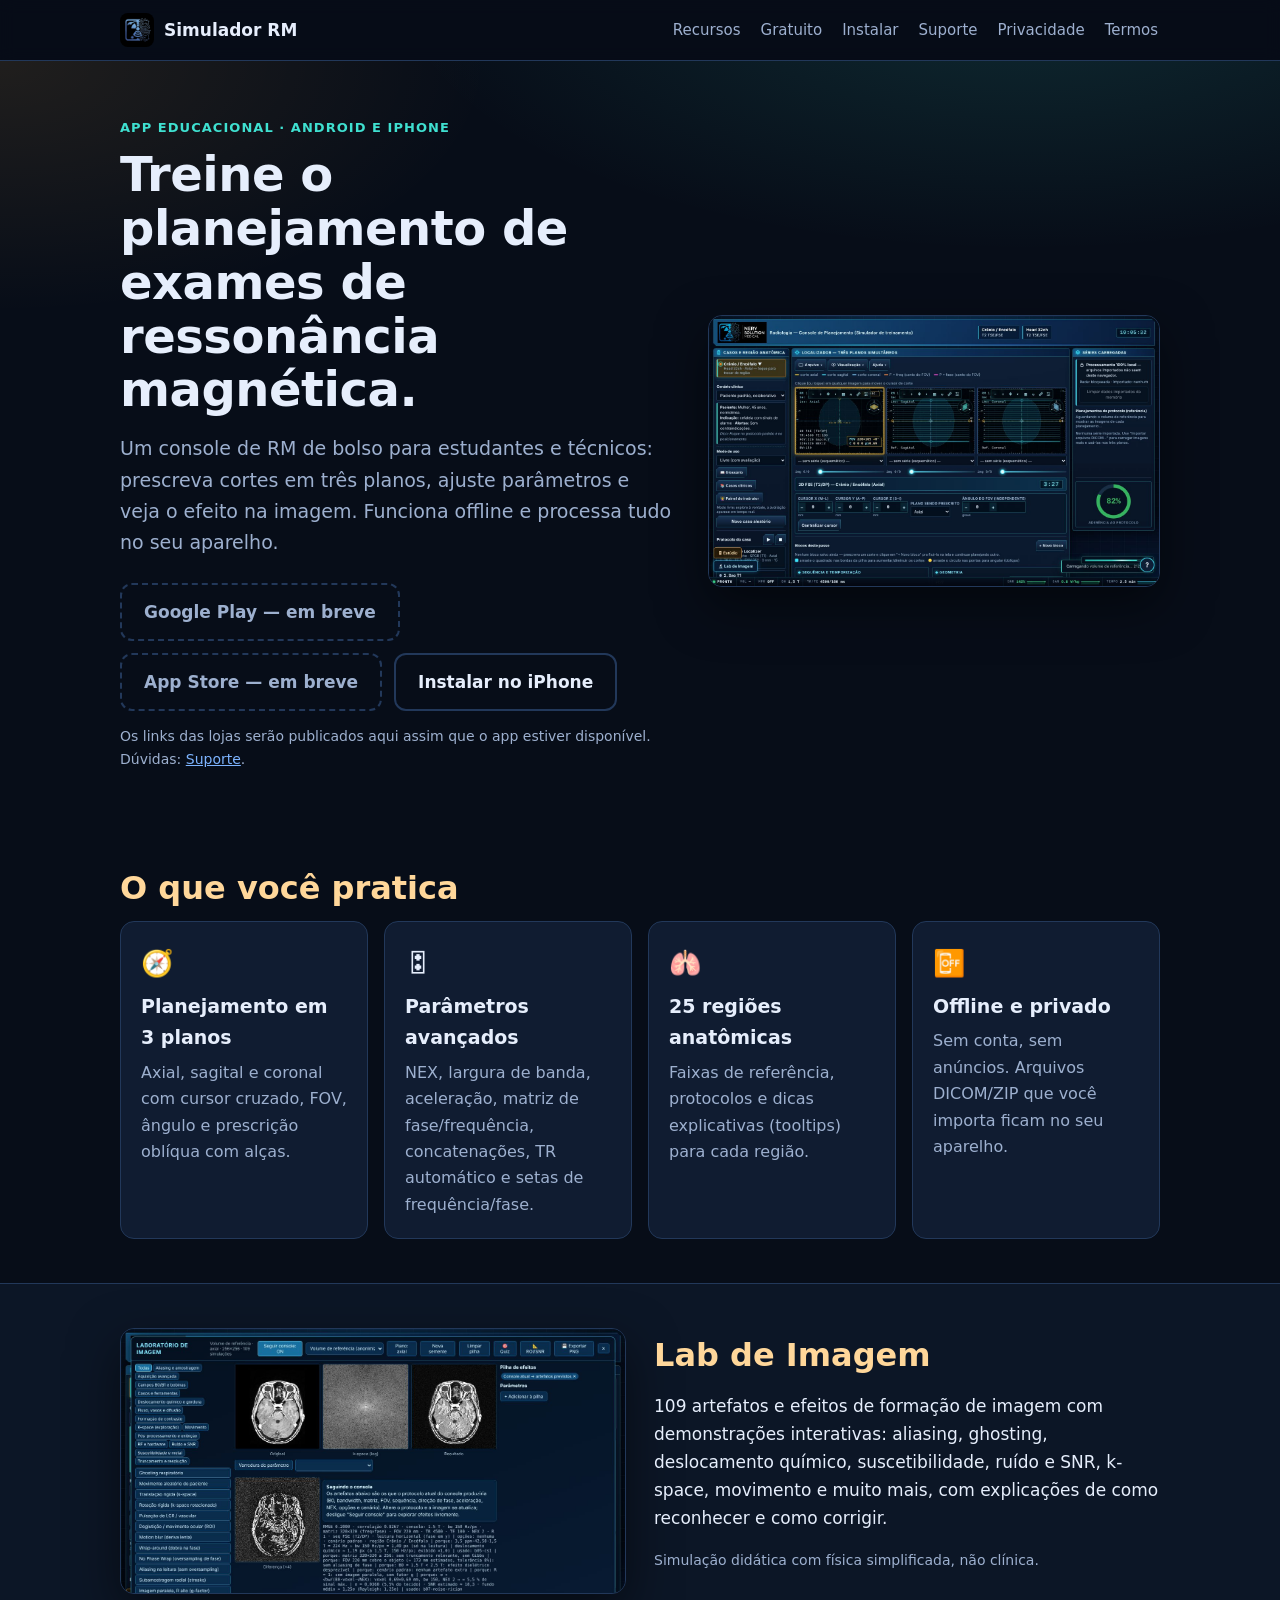
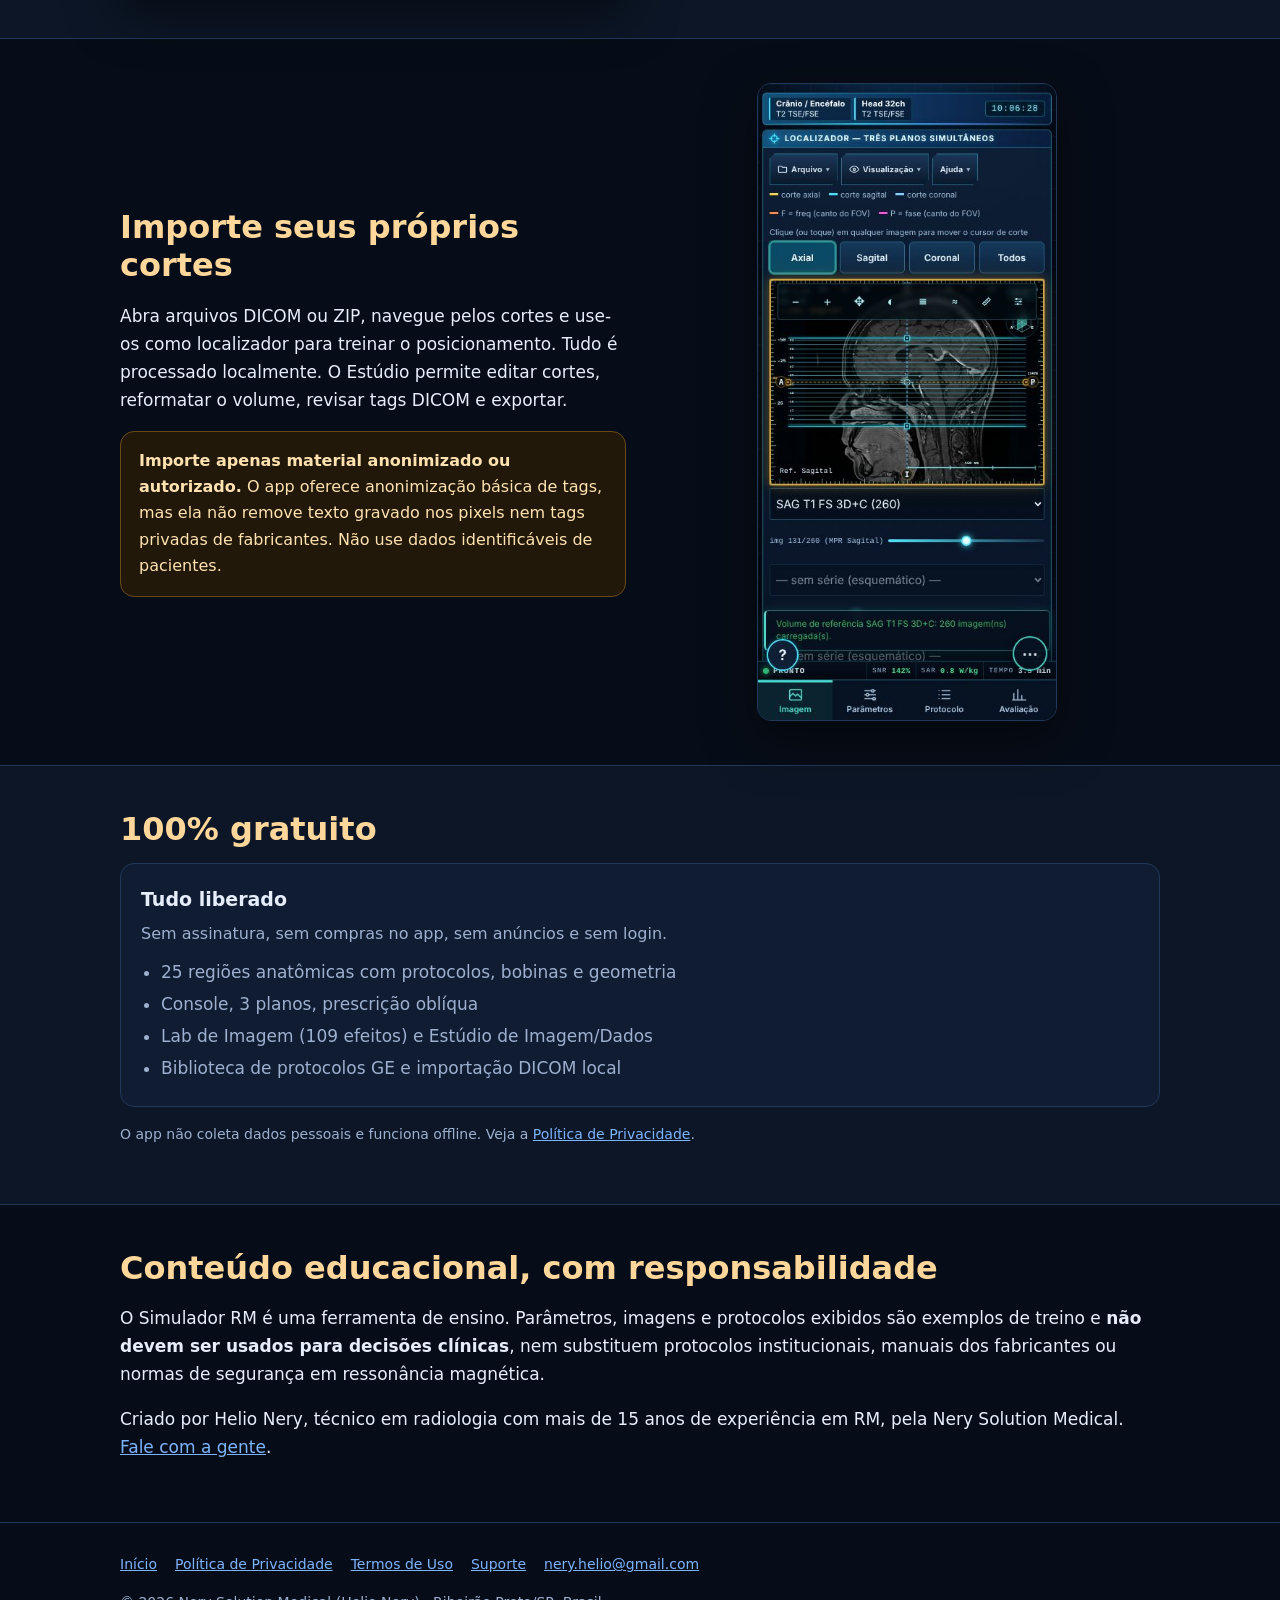
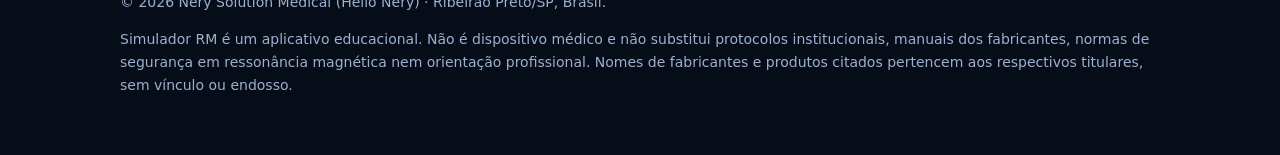
<file: index.html>
<!doctype html>
<html lang="pt-BR">
<head>
<meta charset="utf-8">
<meta name="viewport" content="width=device-width,initial-scale=1">
<title>Simulador RM — treino de planejamento de exames de ressonância magnética</title>
<meta name="description" content="Simulador educacional offline para estudantes e técnicos treinarem o planejamento de exames de RM: 3 planos, prescrição oblíqua, 25 regiões, Lab de Imagem e importação DICOM local.">
<meta name="theme-color" content="#070d18">
<meta name="color-scheme" content="dark">
<link rel="canonical" href="https://helionery80.github.io/simulador-rm/index.html">
<link rel="icon" type="image/png" href="img/favicon.png">
<link rel="apple-touch-icon" href="img/icon.png">
<link rel="stylesheet" href="style.css">
<meta property="og:type" content="website">
<meta property="og:locale" content="pt_BR">
<meta property="og:site_name" content="Simulador RM">
<meta property="og:title" content="Simulador RM — treino de planejamento de exames de ressonância magnética">
<meta property="og:description" content="Simulador educacional offline para estudantes e técnicos treinarem o planejamento de exames de RM: 3 planos, prescrição oblíqua, 25 regiões, Lab de Imagem e importação DICOM local.">
<meta property="og:url" content="https://helionery80.github.io/simulador-rm/index.html">
<meta property="og:image" content="https://helionery80.github.io/simulador-rm/img/og-image.png">
<meta property="og:image:width" content="1200"><meta property="og:image:height" content="630">
<meta name="twitter:card" content="summary_large_image">
</head>
<body>
<a class="skip" href="#conteudo">Ir para o conteúdo</a>
<header class="top"><div class="wrap">
<a class="brand" href="index.html"><img src="img/icon.png" alt="" width="34" height="34"><span>Simulador RM</span></a>
<nav class="main" aria-label="Principal">
<a href="index.html#recursos">Recursos</a><a href="index.html#planos">Gratuito</a><a href="instalar.html">Instalar</a><a href="suporte.html">Suporte</a><a href="privacidade.html">Privacidade</a><a href="termos.html">Termos</a>
</nav></div></header>
<main id="conteudo">
<div class="hero"><div class="wrap"><div class="grid">
<div>
<p class="eyebrow">App educacional · Android e iPhone</p>
<h1>Treine o planejamento de exames de ressonância magnética.</h1>
<p class="lead">Um console de RM de bolso para estudantes e técnicos: prescreva cortes em três planos, ajuste parâmetros e veja o efeito na imagem. Funciona offline e processa tudo no seu aparelho.</p>
<div class="cta">
<span class="btn soon" role="note">Google Play — em breve</span>
<span class="btn soon" role="note">App Store — em breve</span>
<a class="btn ghost" href="instalar.html">Instalar no iPhone</a>
</div>
<p class="note">Os links das lojas serão publicados aqui assim que o app estiver disponível. Dúvidas: <a href="suporte.html">Suporte</a>.</p>
</div>
<div class="shot"><img src="img/app-console.jpg" width="1366" height="820" alt="Tela do Simulador RM em tema escuro: localizador com três planos (axial, sagital e coronal), parâmetros da sequência e painel de aderência ao protocolo."></div>
</div></div></div>

<section id="recursos"><div class="wrap">
<h2>O que você pratica</h2>
<div class="cards">
<div class="card"><span class="ico" aria-hidden="true">🧭</span><h3>Planejamento em 3 planos</h3><p>Axial, sagital e coronal com cursor cruzado, FOV, ângulo e prescrição oblíqua com alças.</p></div>
<div class="card"><span class="ico" aria-hidden="true">🎛</span><h3>Parâmetros avançados</h3><p>NEX, largura de banda, aceleração, matriz de fase/frequência, concatenações, TR automático e setas de frequência/fase.</p></div>
<div class="card"><span class="ico" aria-hidden="true">🫁</span><h3>25 regiões anatômicas</h3><p>Faixas de referência, protocolos e dicas explicativas (tooltips) para cada região.</p></div>
<div class="card"><span class="ico" aria-hidden="true">📴</span><h3>Offline e privado</h3><p>Sem conta, sem anúncios. Arquivos DICOM/ZIP que você importa ficam no seu aparelho.</p></div>
</div></div></section>

<section class="alt"><div class="wrap split">
<div class="shot"><img src="img/app-lab.jpg" width="1366" height="715" loading="lazy" alt="Lab de Imagem: lista de efeitos de formação de imagem, comparação entre imagem original, k-space e resultado, e controles de parâmetros."></div>
<div>
<h2>Lab de Imagem</h2>
<p>109 artefatos e efeitos de formação de imagem com demonstrações interativas: aliasing, ghosting, deslocamento químico, suscetibilidade, ruído e SNR, k-space, movimento e muito mais, com explicações de como reconhecer e como corrigir.</p>
<p class="note">Simulação didática com física simplificada, não clínica.</p>
</div></div></section>

<section><div class="wrap split">
<div>
<h2>Importe seus próprios cortes</h2>
<p>Abra arquivos DICOM ou ZIP, navegue pelos cortes e use-os como localizador para treinar o posicionamento. Tudo é processado localmente. O Estúdio permite editar cortes, reformatar o volume, revisar tags DICOM e exportar.</p>
<div class="callout"><strong>Importe apenas material anonimizado ou autorizado.</strong> O app oferece anonimização básica de tags, mas ela não remove texto gravado nos pixels nem tags privadas de fabricantes. Não use dados identificáveis de pacientes.</div>
</div>
<div class="mobile-shot shot"><img src="img/app-mobile.jpg" width="412" height="880" loading="lazy" alt="Simulador RM no celular, com abas Imagem, Parâmetros, Protocolo e Avaliação."></div>
</div></section>

<section class="alt" id="planos"><div class="wrap">
<h2>100% gratuito</h2>
<div class="plans">
<div class="card plan"><h3>Tudo liberado</h3><p>Sem assinatura, sem compras no app, sem anúncios e sem login.</p><ul><li>25 regiões anatômicas com protocolos, bobinas e geometria</li><li>Console, 3 planos, prescrição oblíqua</li><li>Lab de Imagem (109 efeitos) e Estúdio de Imagem/Dados</li><li>Biblioteca de protocolos GE e importação DICOM local</li></ul></div>
</div>
<p class="note" style="margin-top:16px">O app não coleta dados pessoais e funciona offline. Veja a <a href="privacidade.html">Política de Privacidade</a>.</p>
</div></section>

<section><div class="wrap">
<h2>Conteúdo educacional, com responsabilidade</h2>
<p>O Simulador RM é uma ferramenta de ensino. Parâmetros, imagens e protocolos exibidos são exemplos de treino e <strong>não devem ser usados para decisões clínicas</strong>, nem substituem protocolos institucionais, manuais dos fabricantes ou normas de segurança em ressonância magnética.</p>
<p>Criado por Helio Nery, técnico em radiologia com mais de 15 anos de experiência em RM, pela Nery Solution Medical. <a href="suporte.html">Fale com a gente</a>.</p>
</div></section>
</main>
<footer><div class="wrap">
<div class="links"><a href="index.html">Início</a><a href="privacidade.html">Política de Privacidade</a><a href="termos.html">Termos de Uso</a><a href="suporte.html">Suporte</a><a href="mailto:nery.helio@gmail.com">nery.helio@gmail.com</a></div>
<p>&copy; 2026 Nery Solution Medical (Helio Nery) · Ribeirão Preto/SP, Brasil.</p>
<p>Simulador RM é um aplicativo educacional. Não é dispositivo médico e não substitui protocolos institucionais, manuais dos fabricantes, normas de segurança em ressonância magnética nem orientação profissional. Nomes de fabricantes e produtos citados pertencem aos respectivos titulares, sem vínculo ou endosso.</p>
</div></footer>
</body></html>
</file>
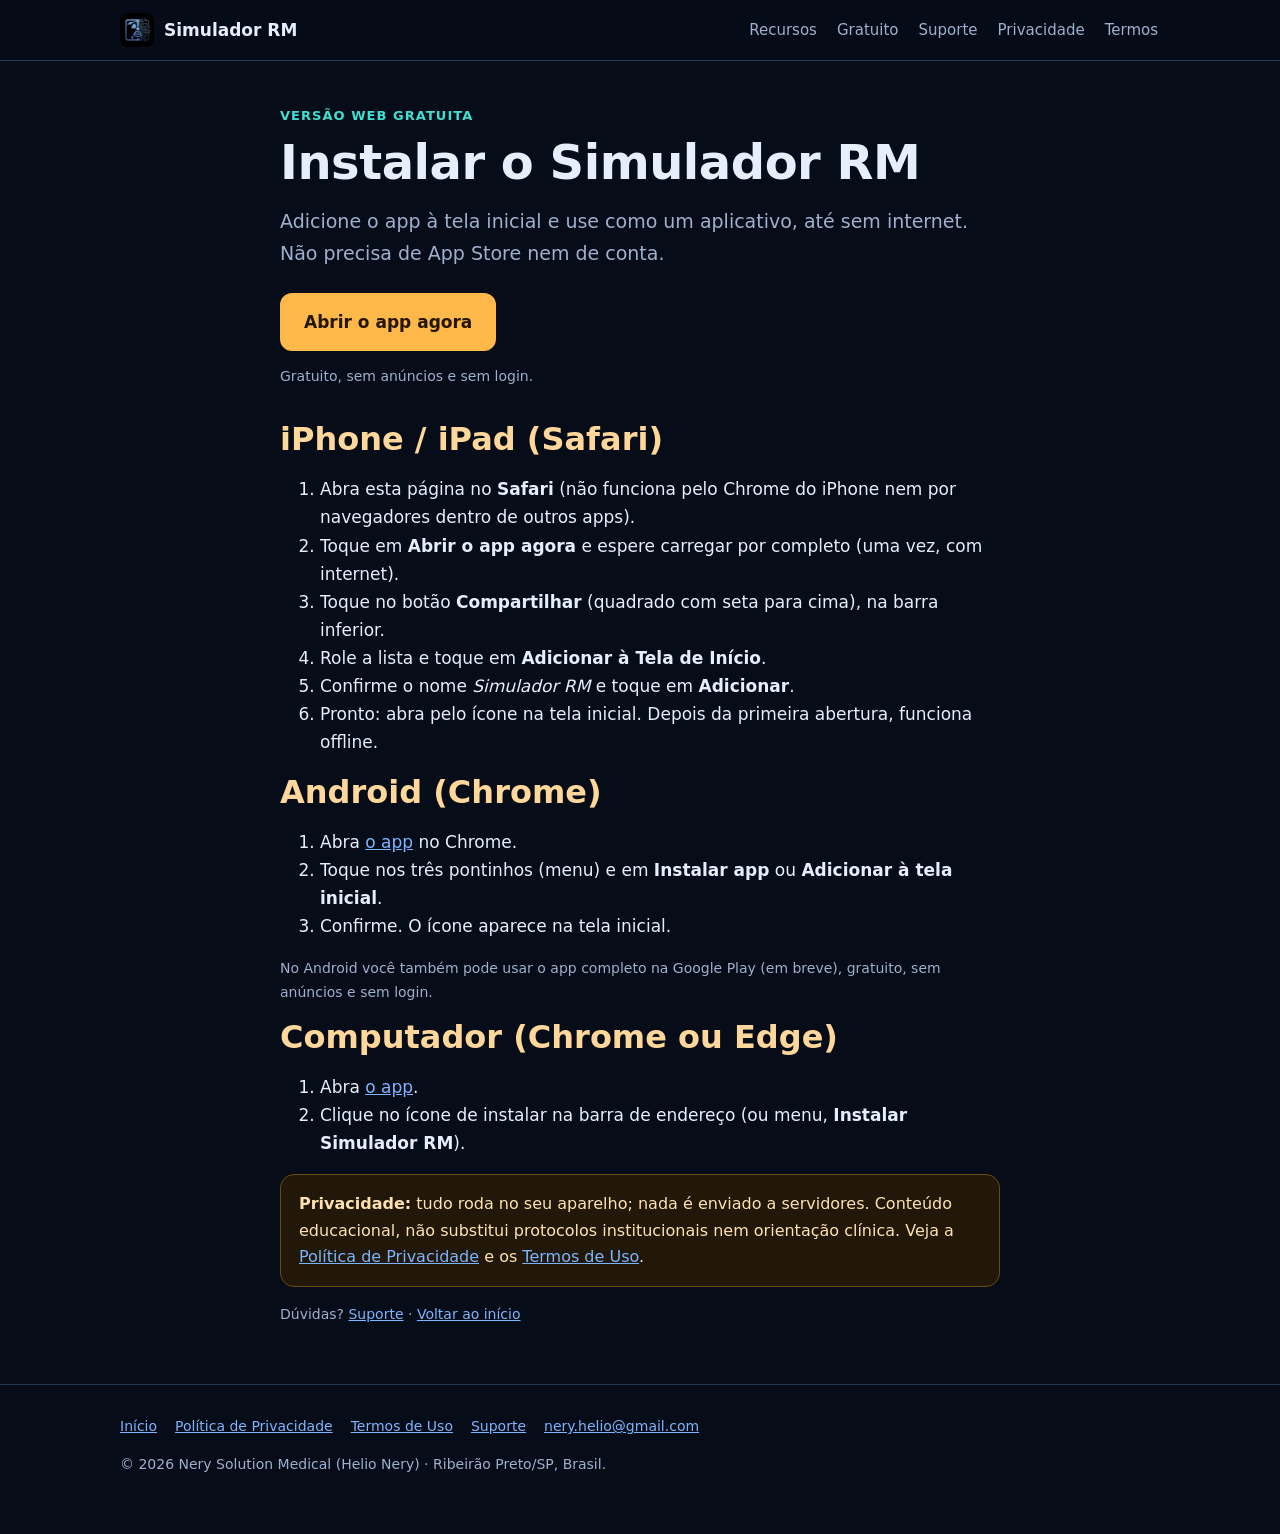
<file: instalar.html>
<!doctype html>
<html lang="pt-BR">
<head>
<meta charset="utf-8">
<meta name="viewport" content="width=device-width,initial-scale=1">
<title>Instalar o Simulador RM no iPhone, Android ou computador</title>
<meta name="description" content="Passo a passo para instalar a versão web gratuita do Simulador RM na tela inicial do iPhone, Android ou computador.">
<meta name="theme-color" content="#070d18">
<meta name="color-scheme" content="dark">
<link rel="canonical" href="https://helionery80.github.io/simulador-rm/instalar.html">
<link rel="icon" type="image/png" href="img/favicon.png">
<link rel="apple-touch-icon" href="img/icon.png">
<link rel="stylesheet" href="style.css">
<meta property="og:type" content="website">
<meta property="og:locale" content="pt_BR">
<meta property="og:title" content="Instalar o Simulador RM">
<meta property="og:description" content="Adicione o Simulador RM à tela inicial do iPhone, Android ou computador.">
<meta property="og:image" content="https://helionery80.github.io/simulador-rm/img/og-image.png">
</head>
<body>
<a class="skip" href="#conteudo">Ir para o conteúdo</a>
<header class="top"><div class="wrap">
<a class="brand" href="index.html"><img src="img/icon.png" alt="" width="34" height="34"><span>Simulador RM</span></a>
<nav class="main" aria-label="Principal">
<a href="index.html#recursos">Recursos</a><a href="index.html#planos">Gratuito</a><a href="suporte.html">Suporte</a><a href="privacidade.html">Privacidade</a><a href="termos.html">Termos</a>
</nav></div></header>
<main id="conteudo"><section><div class="wrap" style="max-width:760px">
<p class="eyebrow">Versão web gratuita</p>
<h1>Instalar o Simulador RM</h1>
<p class="lead">Adicione o app à tela inicial e use como um aplicativo, até sem internet. Não precisa de App Store nem de conta.</p>
<div class="cta">
<a class="btn" href="app/index.html">Abrir o app agora</a>
</div>
<p class="note">Gratuito, sem anúncios e sem login.</p>

<h2 style="margin-top:32px">iPhone / iPad (Safari)</h2>
<ol>
<li>Abra esta página no <strong>Safari</strong> (não funciona pelo Chrome do iPhone nem por navegadores dentro de outros apps).</li>
<li>Toque em <strong>Abrir o app agora</strong> e espere carregar por completo (uma vez, com internet).</li>
<li>Toque no botão <strong>Compartilhar</strong> (quadrado com seta para cima), na barra inferior.</li>
<li>Role a lista e toque em <strong>Adicionar à Tela de Início</strong>.</li>
<li>Confirme o nome <em>Simulador RM</em> e toque em <strong>Adicionar</strong>.</li>
<li>Pronto: abra pelo ícone na tela inicial. Depois da primeira abertura, funciona offline.</li>
</ol>

<h2>Android (Chrome)</h2>
<ol>
<li>Abra <a href="app/index.html">o app</a> no Chrome.</li>
<li>Toque nos três pontinhos (menu) e em <strong>Instalar app</strong> ou <strong>Adicionar à tela inicial</strong>.</li>
<li>Confirme. O ícone aparece na tela inicial.</li>
</ol>
<p class="note">No Android você também pode usar o app completo na Google Play (em breve), gratuito, sem anúncios e sem login.</p>

<h2>Computador (Chrome ou Edge)</h2>
<ol>
<li>Abra <a href="app/index.html">o app</a>.</li>
<li>Clique no ícone de instalar na barra de endereço (ou menu, <strong>Instalar Simulador RM</strong>).</li>
</ol>

<div class="callout"><strong>Privacidade:</strong> tudo roda no seu aparelho; nada é enviado a servidores. Conteúdo educacional, não substitui protocolos institucionais nem orientação clínica. Veja a <a href="privacidade.html">Política de Privacidade</a> e os <a href="termos.html">Termos de Uso</a>.</div>
<p class="note" style="margin-top:16px">Dúvidas? <a href="suporte.html">Suporte</a> · <a href="index.html">Voltar ao início</a></p>
</div></section></main>
<footer><div class="wrap">
<div class="links"><a href="index.html">Início</a><a href="privacidade.html">Política de Privacidade</a><a href="termos.html">Termos de Uso</a><a href="suporte.html">Suporte</a><a href="mailto:nery.helio@gmail.com">nery.helio@gmail.com</a></div>
<p>&copy; 2026 Nery Solution Medical (Helio Nery) · Ribeirão Preto/SP, Brasil.</p>
</div></footer>
</body></html>
</file>
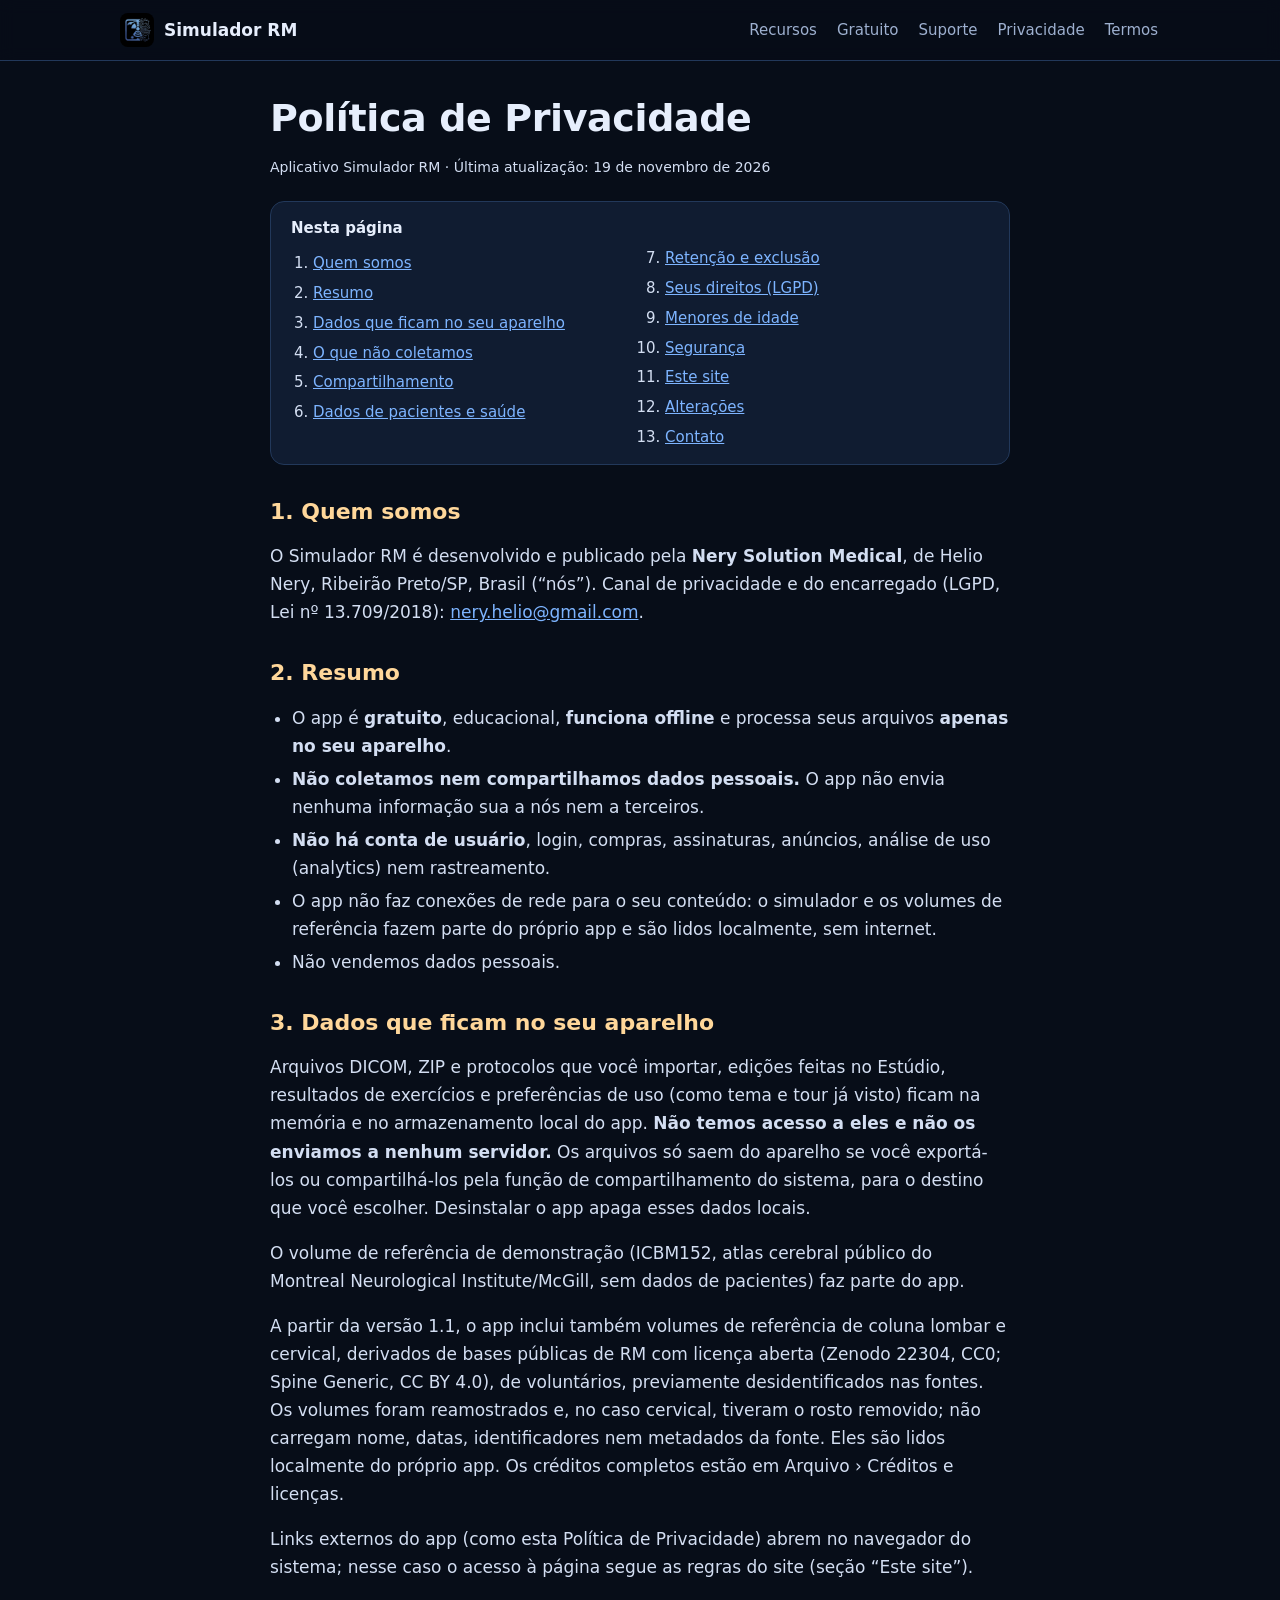
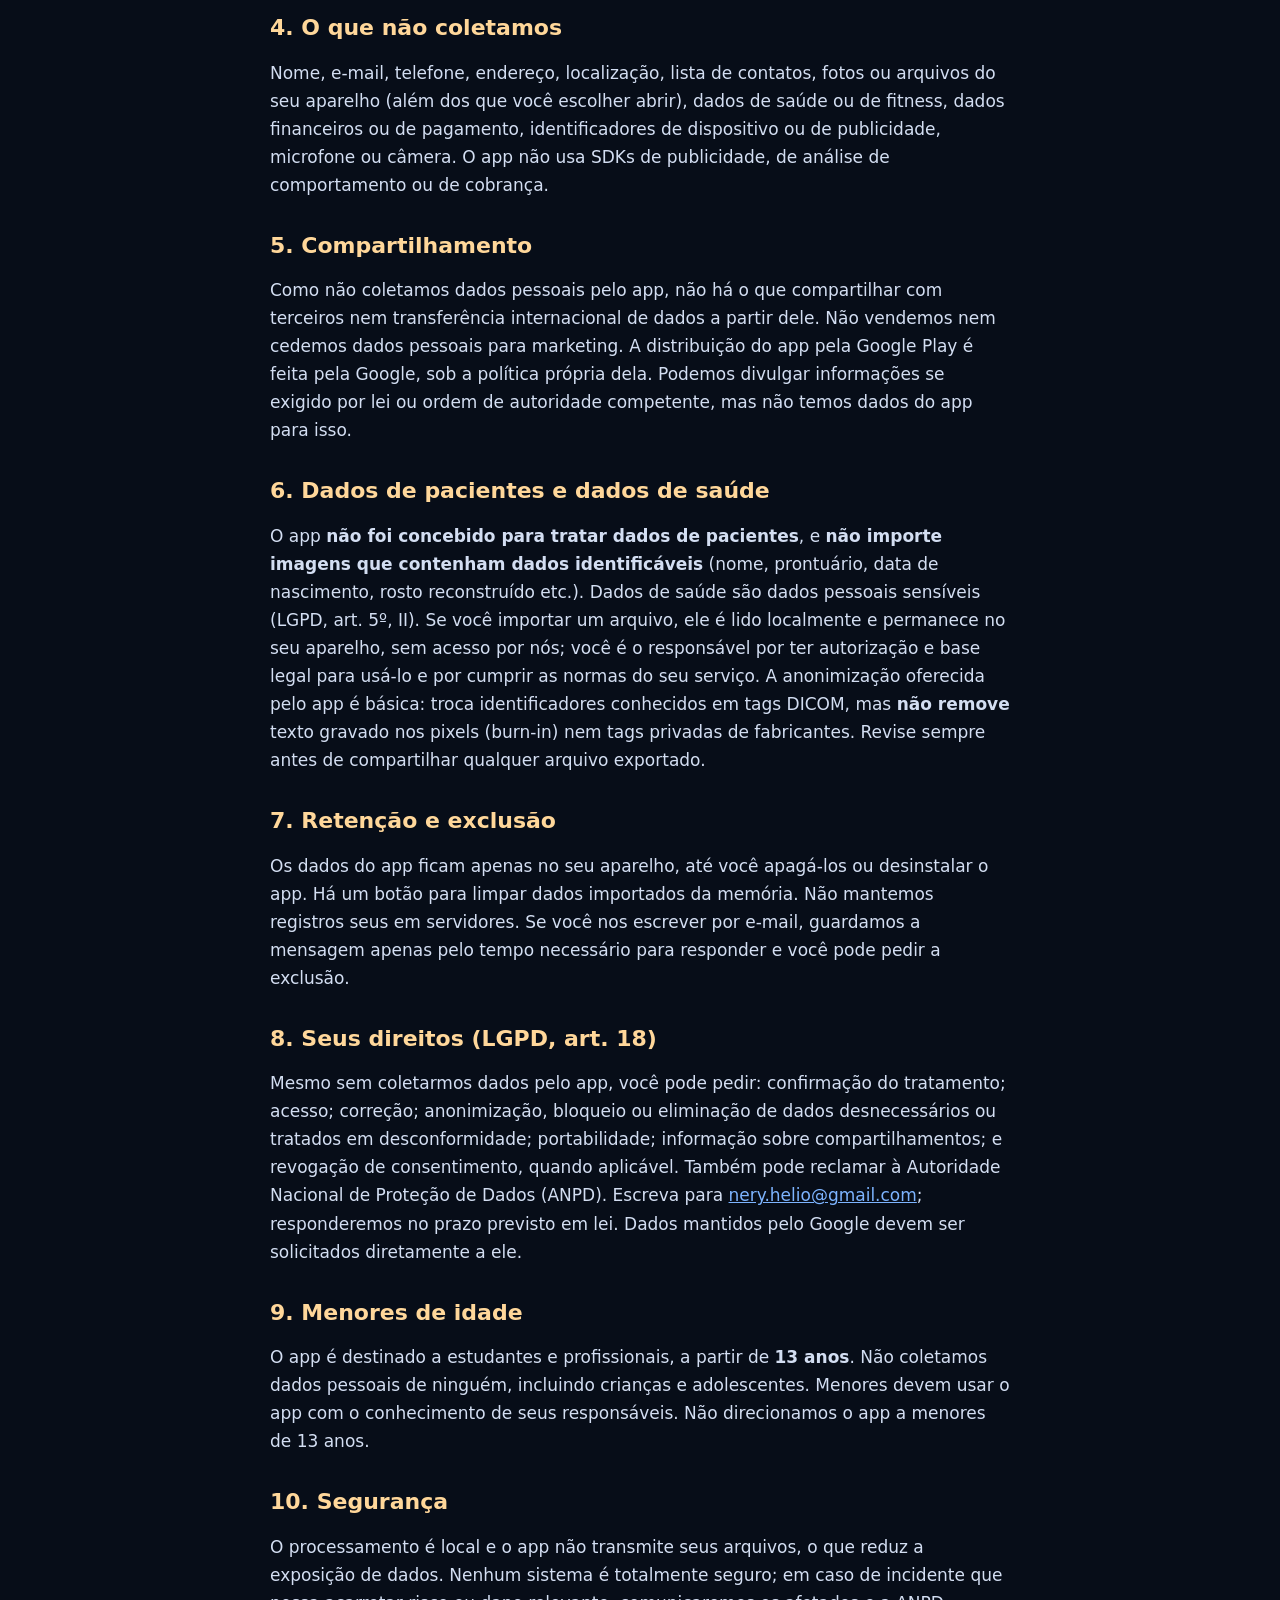
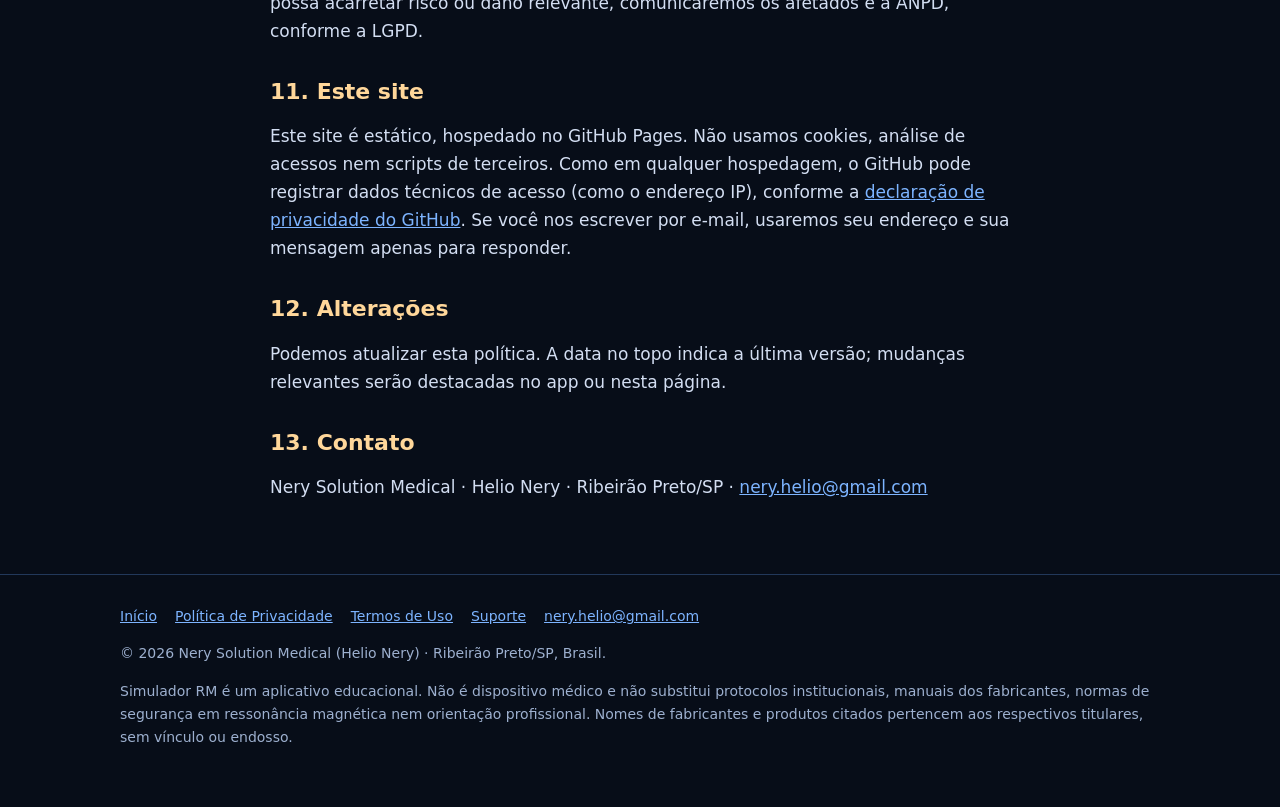
<file: privacidade.html>
<!doctype html>
<html lang="pt-BR">
<head>
<meta charset="utf-8">
<meta name="viewport" content="width=device-width,initial-scale=1">
<title>Política de Privacidade — Simulador RM</title>
<meta name="description" content="Como o Simulador RM trata dados pessoais: nenhum dado coletado, processamento local e seus direitos na LGPD.">
<meta name="theme-color" content="#070d18">
<meta name="color-scheme" content="dark">
<link rel="canonical" href="https://helionery80.github.io/simulador-rm/privacidade.html">
<link rel="icon" type="image/png" href="img/favicon.png">
<link rel="apple-touch-icon" href="img/icon.png">
<link rel="stylesheet" href="style.css">
<meta property="og:type" content="website">
<meta property="og:locale" content="pt_BR">
<meta property="og:site_name" content="Simulador RM">
<meta property="og:title" content="Política de Privacidade — Simulador RM">
<meta property="og:description" content="Como o Simulador RM trata dados pessoais: nenhum dado coletado, processamento local e seus direitos na LGPD.">
<meta property="og:url" content="https://helionery80.github.io/simulador-rm/privacidade.html">
<meta property="og:image" content="https://helionery80.github.io/simulador-rm/img/app-console.jpg">
<meta name="twitter:card" content="summary_large_image">
</head>
<body>
<a class="skip" href="#conteudo">Ir para o conteúdo</a>
<header class="top"><div class="wrap">
<a class="brand" href="index.html"><img src="img/icon.png" alt="" width="34" height="34"><span>Simulador RM</span></a>
<nav class="main" aria-label="Principal">
<a href="index.html#recursos">Recursos</a><a href="index.html#planos">Gratuito</a><a href="suporte.html">Suporte</a><a href="privacidade.html">Privacidade</a><a href="termos.html">Termos</a>
</nav></div></header>
<main id="conteudo" class="doc"><div class="wrap">
<h1>Política de Privacidade</h1>
<p class="meta">Aplicativo Simulador RM · Última atualização: 19 de novembro de 2026</p>
<div class="toc"><strong>Nesta página</strong><ol>
<li><a href="#quem">Quem somos</a></li><li><a href="#resumo">Resumo</a></li><li><a href="#dispositivo">Dados que ficam no seu aparelho</a></li><li><a href="#nao">O que não coletamos</a></li><li><a href="#compart">Compartilhamento</a></li><li><a href="#pacientes">Dados de pacientes e saúde</a></li><li><a href="#retencao">Retenção e exclusão</a></li><li><a href="#direitos">Seus direitos (LGPD)</a></li><li><a href="#criancas">Menores de idade</a></li><li><a href="#seguranca">Segurança</a></li><li><a href="#site">Este site</a></li><li><a href="#mudancas">Alterações</a></li><li><a href="#contato">Contato</a></li></ol></div>

<h2 id="quem">1. Quem somos</h2>
<p>O Simulador RM é desenvolvido e publicado pela <strong>Nery Solution Medical</strong>, de Helio Nery, Ribeirão Preto/SP, Brasil (“nós”). Canal de privacidade e do encarregado (LGPD, Lei nº 13.709/2018): <a href="mailto:nery.helio@gmail.com">nery.helio@gmail.com</a>.</p>

<h2 id="resumo">2. Resumo</h2>
<ul>
<li>O app é <strong>gratuito</strong>, educacional, <strong>funciona offline</strong> e processa seus arquivos <strong>apenas no seu aparelho</strong>.</li>
<li><strong>Não coletamos nem compartilhamos dados pessoais.</strong> O app não envia nenhuma informação sua a nós nem a terceiros.</li>
<li><strong>Não há conta de usuário</strong>, login, compras, assinaturas, anúncios, análise de uso (analytics) nem rastreamento.</li>
<li>O app não faz conexões de rede para o seu conteúdo: o simulador e os volumes de referência fazem parte do próprio app e são lidos localmente, sem internet.</li>
<li>Não vendemos dados pessoais.</li>
</ul>

<h2 id="dispositivo">3. Dados que ficam no seu aparelho</h2>
<p>Arquivos DICOM, ZIP e protocolos que você importar, edições feitas no Estúdio, resultados de exercícios e preferências de uso (como tema e tour já visto) ficam na memória e no armazenamento local do app. <strong>Não temos acesso a eles e não os enviamos a nenhum servidor.</strong> Os arquivos só saem do aparelho se você exportá-los ou compartilhá-los pela função de compartilhamento do sistema, para o destino que você escolher. Desinstalar o app apaga esses dados locais.</p>
<p>O volume de referência de demonstração (ICBM152, atlas cerebral público do Montreal Neurological Institute/McGill, sem dados de pacientes) faz parte do app.</p>
<p>A partir da versão 1.1, o app inclui também volumes de referência de coluna lombar e cervical, derivados de bases públicas de RM com licença aberta (Zenodo 22304, CC0; Spine Generic, CC BY 4.0), de voluntários, previamente desidentificados nas fontes. Os volumes foram reamostrados e, no caso cervical, tiveram o rosto removido; não carregam nome, datas, identificadores nem metadados da fonte. Eles são lidos localmente do próprio app. Os créditos completos estão em Arquivo › Créditos e licenças.</p>
<p>Links externos do app (como esta Política de Privacidade) abrem no navegador do sistema; nesse caso o acesso à página segue as regras do site (seção “Este site”).</p>

<h2 id="nao">4. O que não coletamos</h2>
<p>Nome, e-mail, telefone, endereço, localização, lista de contatos, fotos ou arquivos do seu aparelho (além dos que você escolher abrir), dados de saúde ou de fitness, dados financeiros ou de pagamento, identificadores de dispositivo ou de publicidade, microfone ou câmera. O app não usa SDKs de publicidade, de análise de comportamento ou de cobrança.</p>

<h2 id="compart">5. Compartilhamento</h2>
<p>Como não coletamos dados pessoais pelo app, não há o que compartilhar com terceiros nem transferência internacional de dados a partir dele. Não vendemos nem cedemos dados pessoais para marketing. A distribuição do app pela Google Play é feita pela Google, sob a política própria dela. Podemos divulgar informações se exigido por lei ou ordem de autoridade competente, mas não temos dados do app para isso.</p>

<h2 id="pacientes">6. Dados de pacientes e dados de saúde</h2>
<p>O app <strong>não foi concebido para tratar dados de pacientes</strong>, e <strong>não importe imagens que contenham dados identificáveis</strong> (nome, prontuário, data de nascimento, rosto reconstruído etc.). Dados de saúde são dados pessoais sensíveis (LGPD, art. 5º, II). Se você importar um arquivo, ele é lido localmente e permanece no seu aparelho, sem acesso por nós; você é o responsável por ter autorização e base legal para usá-lo e por cumprir as normas do seu serviço. A anonimização oferecida pelo app é básica: troca identificadores conhecidos em tags DICOM, mas <strong>não remove</strong> texto gravado nos pixels (burn-in) nem tags privadas de fabricantes. Revise sempre antes de compartilhar qualquer arquivo exportado.</p>

<h2 id="retencao">7. Retenção e exclusão</h2>
<p>Os dados do app ficam apenas no seu aparelho, até você apagá-los ou desinstalar o app. Há um botão para limpar dados importados da memória. Não mantemos registros seus em servidores. Se você nos escrever por e-mail, guardamos a mensagem apenas pelo tempo necessário para responder e você pode pedir a exclusão.</p>

<h2 id="direitos">8. Seus direitos (LGPD, art. 18)</h2>
<p>Mesmo sem coletarmos dados pelo app, você pode pedir: confirmação do tratamento; acesso; correção; anonimização, bloqueio ou eliminação de dados desnecessários ou tratados em desconformidade; portabilidade; informação sobre compartilhamentos; e revogação de consentimento, quando aplicável. Também pode reclamar à Autoridade Nacional de Proteção de Dados (ANPD). Escreva para <a href="mailto:nery.helio@gmail.com">nery.helio@gmail.com</a>; responderemos no prazo previsto em lei. Dados mantidos pelo Google devem ser solicitados diretamente a ele.</p>

<h2 id="criancas">9. Menores de idade</h2>
<p>O app é destinado a estudantes e profissionais, a partir de <strong>13 anos</strong>. Não coletamos dados pessoais de ninguém, incluindo crianças e adolescentes. Menores devem usar o app com o conhecimento de seus responsáveis. Não direcionamos o app a menores de 13 anos.</p>

<h2 id="seguranca">10. Segurança</h2>
<p>O processamento é local e o app não transmite seus arquivos, o que reduz a exposição de dados. Nenhum sistema é totalmente seguro; em caso de incidente que possa acarretar risco ou dano relevante, comunicaremos os afetados e a ANPD, conforme a LGPD.</p>

<h2 id="site">11. Este site</h2>
<p>Este site é estático, hospedado no GitHub Pages. Não usamos cookies, análise de acessos nem scripts de terceiros. Como em qualquer hospedagem, o GitHub pode registrar dados técnicos de acesso (como o endereço IP), conforme a <a href="https://docs.github.com/pt/site-policy/privacy-policies/github-general-privacy-statement" rel="noopener" target="_blank">declaração de privacidade do GitHub</a>. Se você nos escrever por e-mail, usaremos seu endereço e sua mensagem apenas para responder.</p>

<h2 id="mudancas">12. Alterações</h2>
<p>Podemos atualizar esta política. A data no topo indica a última versão; mudanças relevantes serão destacadas no app ou nesta página.</p>

<h2 id="contato">13. Contato</h2>
<p>Nery Solution Medical · Helio Nery · Ribeirão Preto/SP · <a href="mailto:nery.helio@gmail.com">nery.helio@gmail.com</a></p>
</div></main>
<footer><div class="wrap">
<div class="links"><a href="index.html">Início</a><a href="privacidade.html">Política de Privacidade</a><a href="termos.html">Termos de Uso</a><a href="suporte.html">Suporte</a><a href="mailto:nery.helio@gmail.com">nery.helio@gmail.com</a></div>
<p>&copy; 2026 Nery Solution Medical (Helio Nery) · Ribeirão Preto/SP, Brasil.</p>
<p>Simulador RM é um aplicativo educacional. Não é dispositivo médico e não substitui protocolos institucionais, manuais dos fabricantes, normas de segurança em ressonância magnética nem orientação profissional. Nomes de fabricantes e produtos citados pertencem aos respectivos titulares, sem vínculo ou endosso.</p>
</div></footer>
</body></html>
</file>
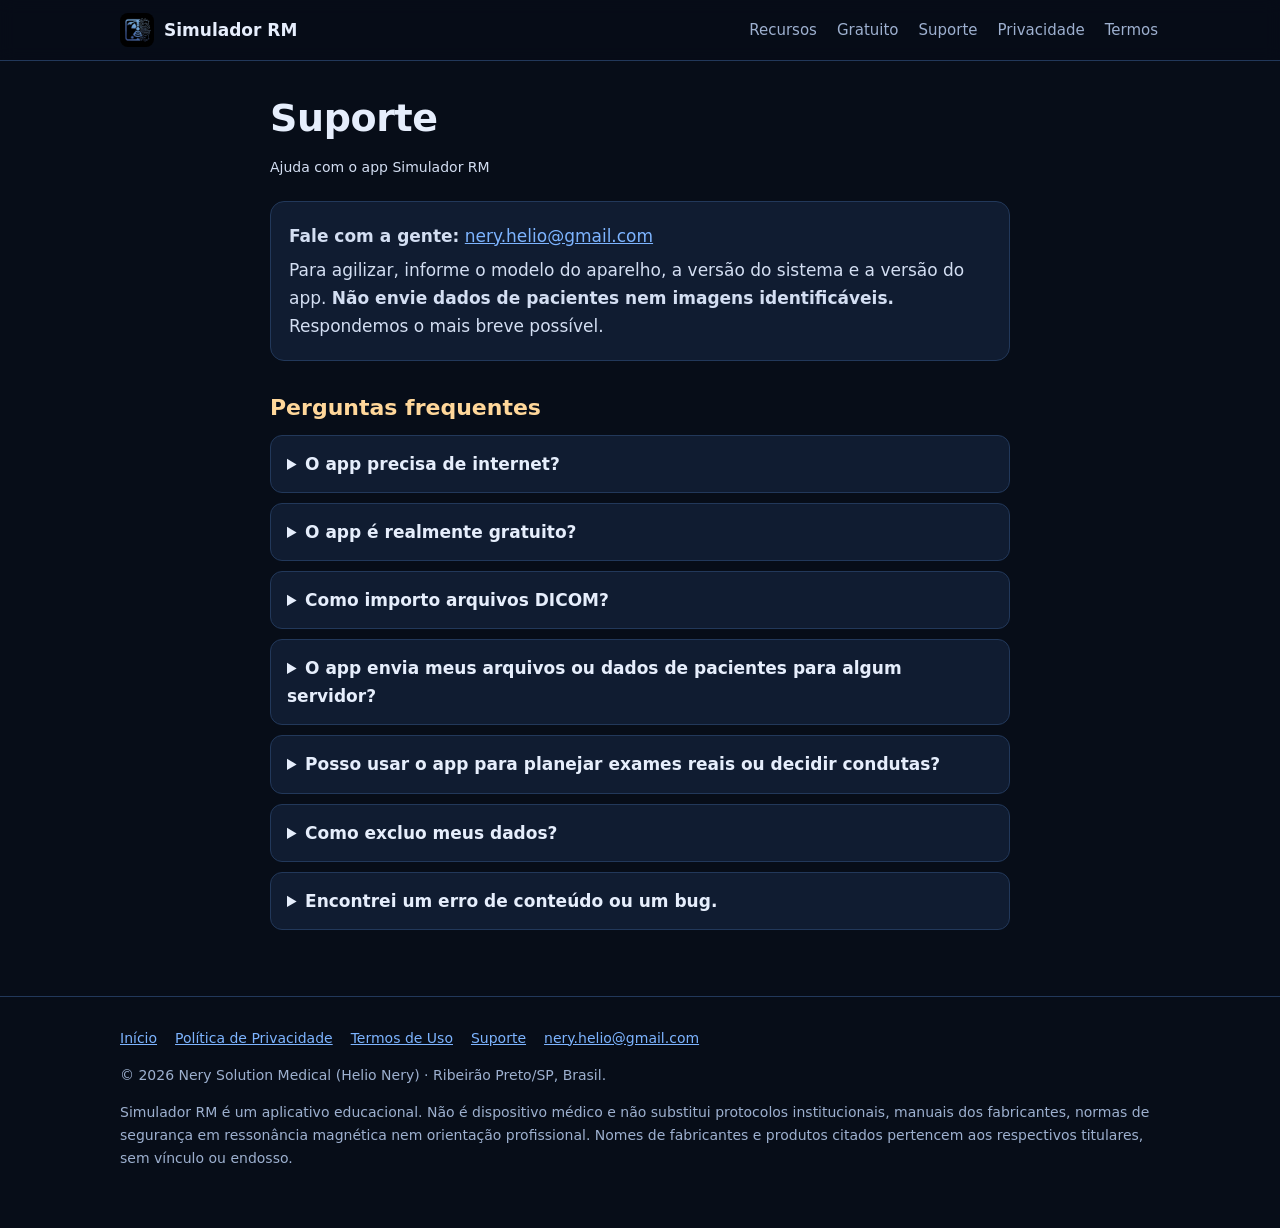
<file: suporte.html>
<!doctype html>
<html lang="pt-BR">
<head>
<meta charset="utf-8">
<meta name="viewport" content="width=device-width,initial-scale=1">
<title>Suporte — Simulador RM</title>
<meta name="description" content="Contato e perguntas frequentes do Simulador RM, app gratuito de treino de planejamento de RM.">
<meta name="theme-color" content="#070d18">
<meta name="color-scheme" content="dark">
<link rel="canonical" href="https://helionery80.github.io/simulador-rm/suporte.html">
<link rel="icon" type="image/png" href="img/favicon.png">
<link rel="apple-touch-icon" href="img/icon.png">
<link rel="stylesheet" href="style.css">
<meta property="og:type" content="website">
<meta property="og:locale" content="pt_BR">
<meta property="og:site_name" content="Simulador RM">
<meta property="og:title" content="Suporte — Simulador RM">
<meta property="og:description" content="Contato e perguntas frequentes do Simulador RM, app gratuito de treino de planejamento de RM.">
<meta property="og:url" content="https://helionery80.github.io/simulador-rm/suporte.html">
<meta property="og:image" content="https://helionery80.github.io/simulador-rm/img/app-console.jpg">
<meta name="twitter:card" content="summary_large_image">
</head>
<body>
<a class="skip" href="#conteudo">Ir para o conteúdo</a>
<header class="top"><div class="wrap">
<a class="brand" href="index.html"><img src="img/icon.png" alt="" width="34" height="34"><span>Simulador RM</span></a>
<nav class="main" aria-label="Principal">
<a href="index.html#recursos">Recursos</a><a href="index.html#planos">Gratuito</a><a href="suporte.html">Suporte</a><a href="privacidade.html">Privacidade</a><a href="termos.html">Termos</a>
</nav></div></header>
<main id="conteudo" class="doc"><div class="wrap">
<h1>Suporte</h1>
<p class="meta">Ajuda com o app Simulador RM</p>
<div class="box"><p><strong>Fale com a gente:</strong> <a href="mailto:nery.helio@gmail.com?subject=Suporte%20Simulador%20RM">nery.helio@gmail.com</a></p>
<p>Para agilizar, informe o modelo do aparelho, a versão do sistema e a versão do app. <strong>Não envie dados de pacientes nem imagens identificáveis.</strong> Respondemos o mais breve possível.</p></div>

<h2 id="faq">Perguntas frequentes</h2>
<details><summary>O app precisa de internet?</summary><p>Não para o uso normal: o simulador funciona offline. O app não precisa de internet para funcionar.</p></details>
<details><summary>O app é realmente gratuito?</summary><p>Sim. Todos os recursos estão liberados, sem assinatura, sem compras no app, sem anúncios e sem login.</p></details>
<details><summary>Como importo arquivos DICOM?</summary><p>No menu <strong>Arquivo</strong>, escolha importar DICOM/ZIP. Os arquivos são processados somente no aparelho. Use apenas material anonimizado ou autorizado.</p></details>
<details><summary>O app envia meus arquivos ou dados de pacientes para algum servidor?</summary><p>Não. O processamento é local e não temos acesso aos seus arquivos. Veja a <a href="privacidade.html">Política de Privacidade</a>. Mesmo assim, não importe dados identificáveis de pacientes.</p></details>
<details><summary>Posso usar o app para planejar exames reais ou decidir condutas?</summary><p>Não. O Simulador RM é educacional e não substitui protocolos institucionais, manuais dos fabricantes, normas de segurança em RM nem orientação profissional. Veja o <a href="termos.html#educacional">aviso nos Termos</a>.</p></details>
<details><summary>Como excluo meus dados?</summary><p>Os dados do app ficam no aparelho: apague-os pelo botão de limpar dados importados ou desinstalando o app. O app não mantém registros seus em servidores; para qualquer pedido de privacidade, escreva para <a href="mailto:nery.helio@gmail.com">nery.helio@gmail.com</a>.</p></details>
<details><summary>Encontrei um erro de conteúdo ou um bug.</summary><p>Obrigado! Envie um e-mail com a tela, a região e os parâmetros usados, sem dados de pacientes.</p></details>
</div></main>
<footer><div class="wrap">
<div class="links"><a href="index.html">Início</a><a href="privacidade.html">Política de Privacidade</a><a href="termos.html">Termos de Uso</a><a href="suporte.html">Suporte</a><a href="mailto:nery.helio@gmail.com">nery.helio@gmail.com</a></div>
<p>&copy; 2026 Nery Solution Medical (Helio Nery) · Ribeirão Preto/SP, Brasil.</p>
<p>Simulador RM é um aplicativo educacional. Não é dispositivo médico e não substitui protocolos institucionais, manuais dos fabricantes, normas de segurança em ressonância magnética nem orientação profissional. Nomes de fabricantes e produtos citados pertencem aos respectivos titulares, sem vínculo ou endosso.</p>
</div></footer>
</body></html>
</file>
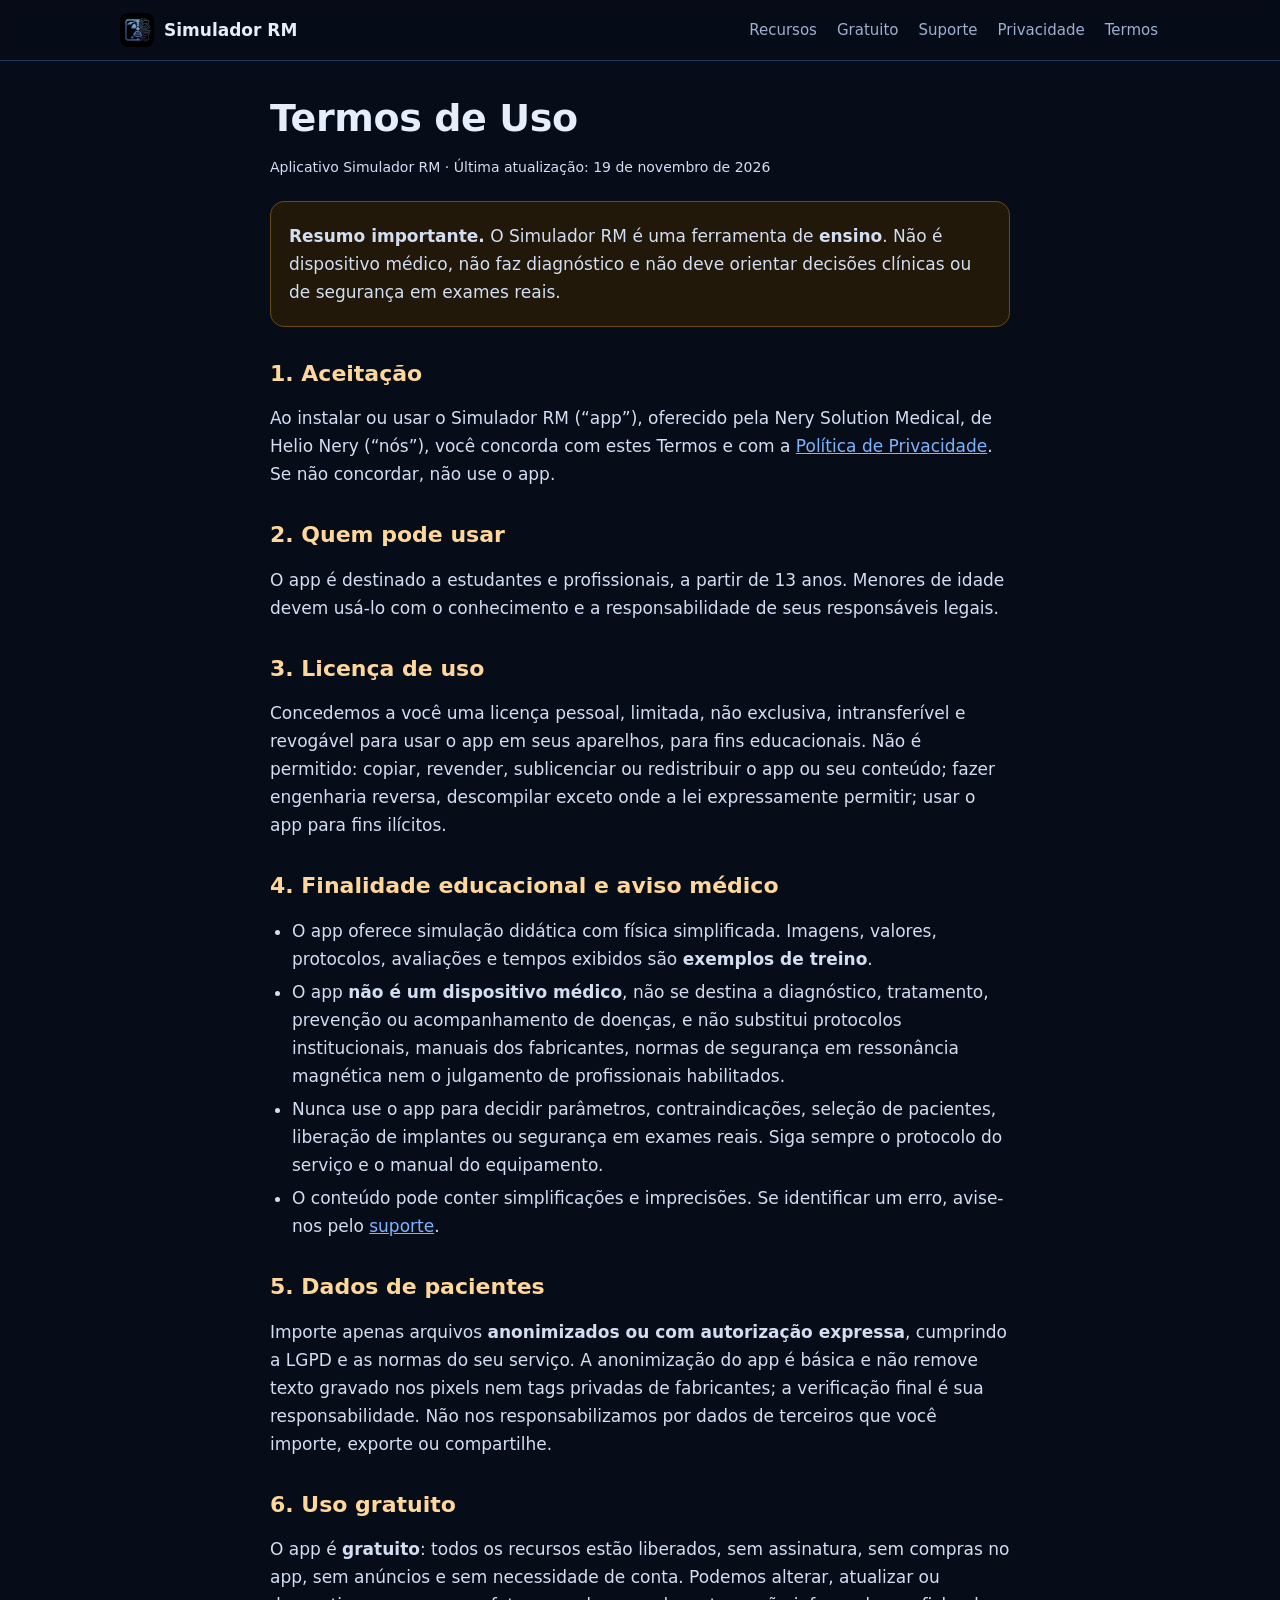
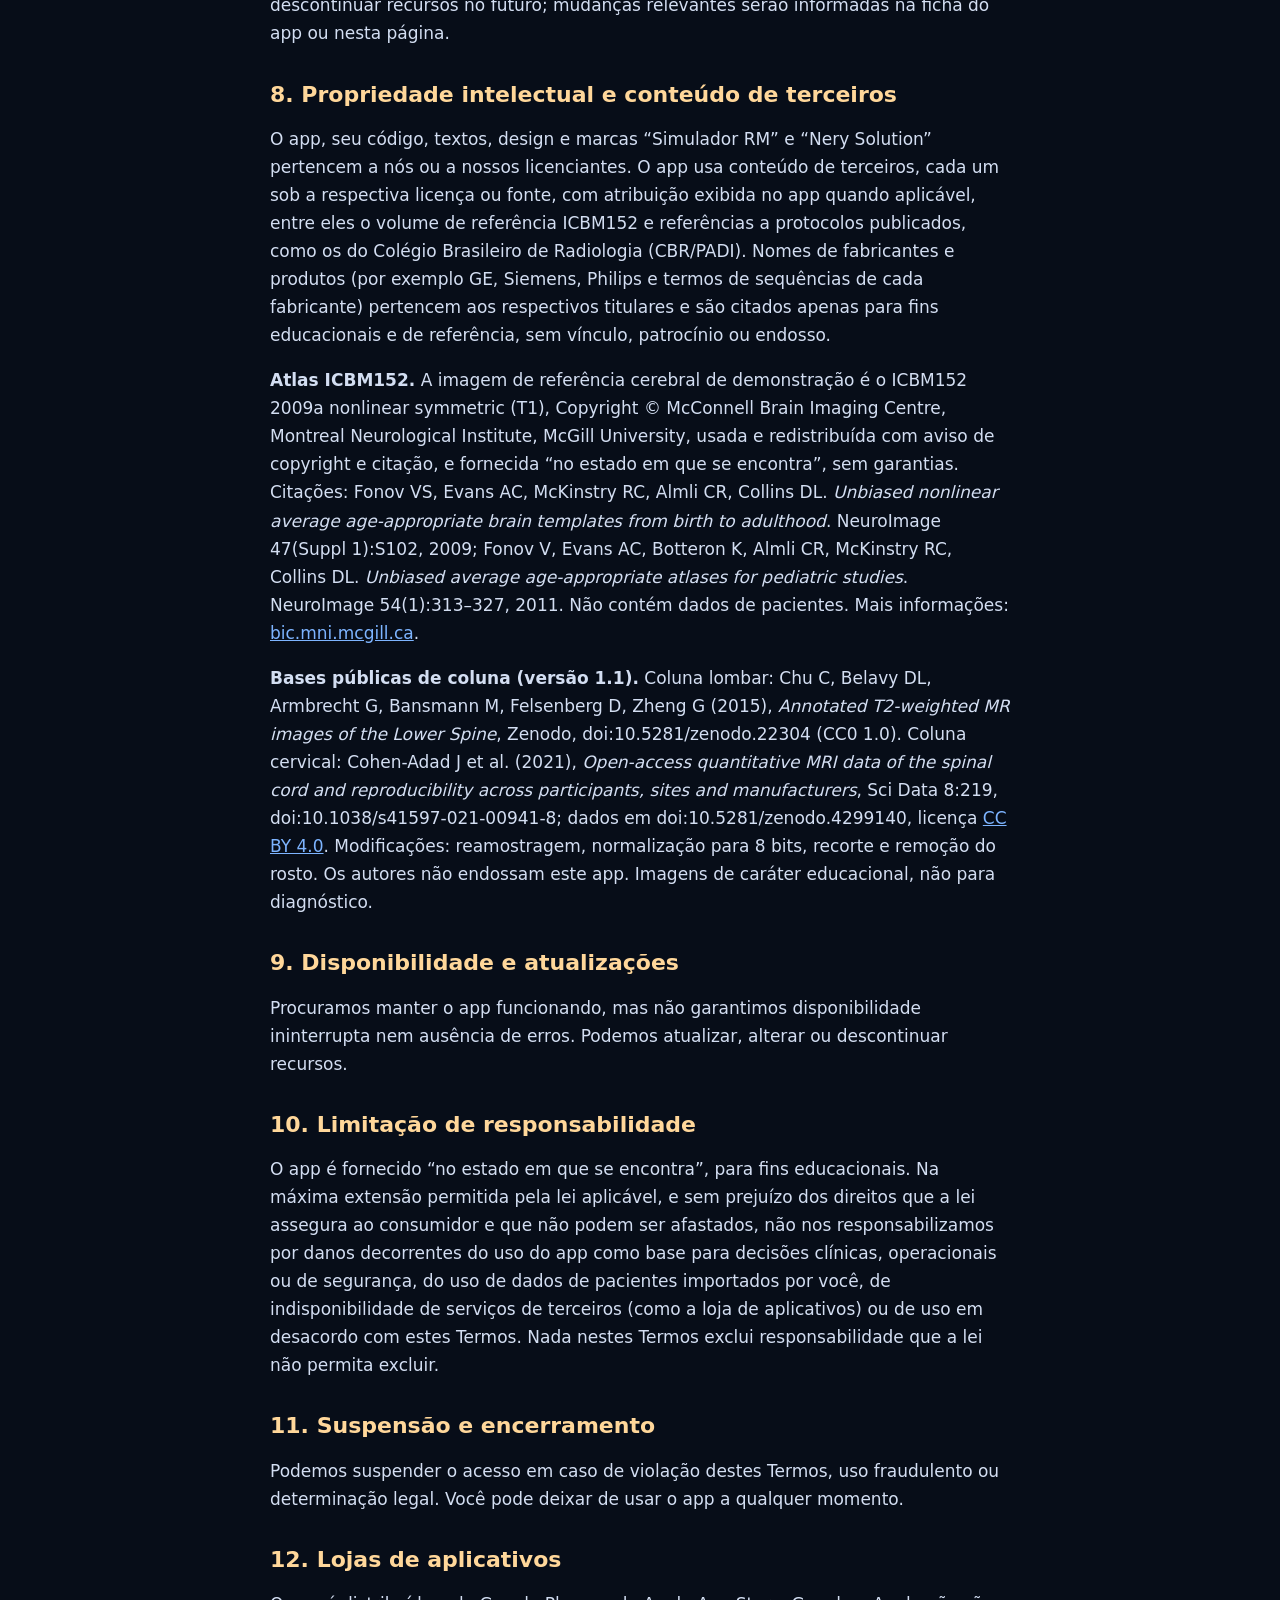
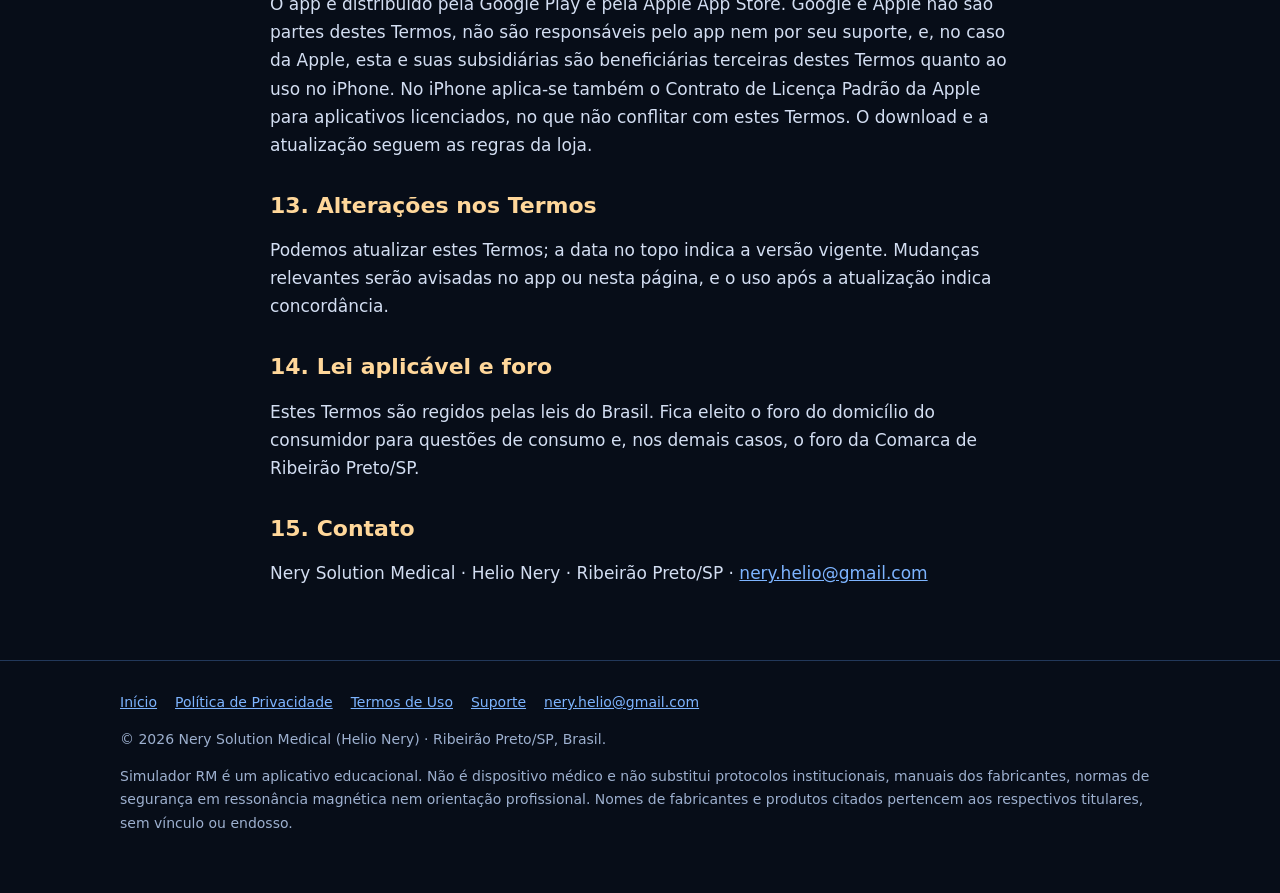
<file: termos.html>
<!doctype html>
<html lang="pt-BR">
<head>
<meta charset="utf-8">
<meta name="viewport" content="width=device-width,initial-scale=1">
<title>Termos de Uso — Simulador RM</title>
<meta name="description" content="Termos de uso do aplicativo Simulador RM: licença, natureza educacional, uso gratuito e limitação de responsabilidade.">
<meta name="theme-color" content="#070d18">
<meta name="color-scheme" content="dark">
<link rel="canonical" href="https://helionery80.github.io/simulador-rm/termos.html">
<link rel="icon" type="image/png" href="img/favicon.png">
<link rel="apple-touch-icon" href="img/icon.png">
<link rel="stylesheet" href="style.css">
<meta property="og:type" content="website">
<meta property="og:locale" content="pt_BR">
<meta property="og:site_name" content="Simulador RM">
<meta property="og:title" content="Termos de Uso — Simulador RM">
<meta property="og:description" content="Termos de uso do aplicativo Simulador RM: licença, natureza educacional, uso gratuito e limitação de responsabilidade.">
<meta property="og:url" content="https://helionery80.github.io/simulador-rm/termos.html">
<meta property="og:image" content="https://helionery80.github.io/simulador-rm/img/app-console.jpg">
<meta name="twitter:card" content="summary_large_image">
</head>
<body>
<a class="skip" href="#conteudo">Ir para o conteúdo</a>
<header class="top"><div class="wrap">
<a class="brand" href="index.html"><img src="img/icon.png" alt="" width="34" height="34"><span>Simulador RM</span></a>
<nav class="main" aria-label="Principal">
<a href="index.html#recursos">Recursos</a><a href="index.html#planos">Gratuito</a><a href="suporte.html">Suporte</a><a href="privacidade.html">Privacidade</a><a href="termos.html">Termos</a>
</nav></div></header>
<main id="conteudo" class="doc"><div class="wrap">
<h1>Termos de Uso</h1>
<p class="meta">Aplicativo Simulador RM · Última atualização: 19 de novembro de 2026</p>
<div class="box warn"><p><strong>Resumo importante.</strong> O Simulador RM é uma ferramenta de <strong>ensino</strong>. Não é dispositivo médico, não faz diagnóstico e não deve orientar decisões clínicas ou de segurança em exames reais.</p></div>

<h2 id="aceite">1. Aceitação</h2>
<p>Ao instalar ou usar o Simulador RM (“app”), oferecido pela Nery Solution Medical, de Helio Nery (“nós”), você concorda com estes Termos e com a <a href="privacidade.html">Política de Privacidade</a>. Se não concordar, não use o app.</p>

<h2 id="quem">2. Quem pode usar</h2>
<p>O app é destinado a estudantes e profissionais, a partir de 13 anos. Menores de idade devem usá-lo com o conhecimento e a responsabilidade de seus responsáveis legais.</p>

<h2 id="licenca">3. Licença de uso</h2>
<p>Concedemos a você uma licença pessoal, limitada, não exclusiva, intransferível e revogável para usar o app em seus aparelhos, para fins educacionais. Não é permitido: copiar, revender, sublicenciar ou redistribuir o app ou seu conteúdo; fazer engenharia reversa, descompilar exceto onde a lei expressamente permitir; usar o app para fins ilícitos.</p>

<h2 id="educacional">4. Finalidade educacional e aviso médico</h2>
<ul>
<li>O app oferece simulação didática com física simplificada. Imagens, valores, protocolos, avaliações e tempos exibidos são <strong>exemplos de treino</strong>.</li>
<li>O app <strong>não é um dispositivo médico</strong>, não se destina a diagnóstico, tratamento, prevenção ou acompanhamento de doenças, e não substitui protocolos institucionais, manuais dos fabricantes, normas de segurança em ressonância magnética nem o julgamento de profissionais habilitados.</li>
<li>Nunca use o app para decidir parâmetros, contraindicações, seleção de pacientes, liberação de implantes ou segurança em exames reais. Siga sempre o protocolo do serviço e o manual do equipamento.</li>
<li>O conteúdo pode conter simplificações e imprecisões. Se identificar um erro, avise-nos pelo <a href="suporte.html">suporte</a>.</li>
</ul>

<h2 id="pacientes">5. Dados de pacientes</h2>
<p>Importe apenas arquivos <strong>anonimizados ou com autorização expressa</strong>, cumprindo a LGPD e as normas do seu serviço. A anonimização do app é básica e não remove texto gravado nos pixels nem tags privadas de fabricantes; a verificação final é sua responsabilidade. Não nos responsabilizamos por dados de terceiros que você importe, exporte ou compartilhe.</p>

<h2 id="planos">6. Uso gratuito</h2>
<p>O app é <strong>gratuito</strong>: todos os recursos estão liberados, sem assinatura, sem compras no app, sem anúncios e sem necessidade de conta. Podemos alterar, atualizar ou descontinuar recursos no futuro; mudanças relevantes serão informadas na ficha do app ou nesta página.</p>

<h2 id="conteudo-terceiros">8. Propriedade intelectual e conteúdo de terceiros</h2>
<p>O app, seu código, textos, design e marcas “Simulador RM” e “Nery Solution” pertencem a nós ou a nossos licenciantes. O app usa conteúdo de terceiros, cada um sob a respectiva licença ou fonte, com atribuição exibida no app quando aplicável, entre eles o volume de referência ICBM152 e referências a protocolos publicados, como os do Colégio Brasileiro de Radiologia (CBR/PADI). Nomes de fabricantes e produtos (por exemplo GE, Siemens, Philips e termos de sequências de cada fabricante) pertencem aos respectivos titulares e são citados apenas para fins educacionais e de referência, sem vínculo, patrocínio ou endosso.</p>
<p><strong>Atlas ICBM152.</strong> A imagem de referência cerebral de demonstração é o ICBM152 2009a nonlinear symmetric (T1), Copyright © McConnell Brain Imaging Centre, Montreal Neurological Institute, McGill University, usada e redistribuída com aviso de copyright e citação, e fornecida “no estado em que se encontra”, sem garantias. Citações: Fonov VS, Evans AC, McKinstry RC, Almli CR, Collins DL. <em>Unbiased nonlinear average age-appropriate brain templates from birth to adulthood</em>. NeuroImage 47(Suppl 1):S102, 2009; Fonov V, Evans AC, Botteron K, Almli CR, McKinstry RC, Collins DL. <em>Unbiased average age-appropriate atlases for pediatric studies</em>. NeuroImage 54(1):313–327, 2011. Não contém dados de pacientes. Mais informações: <a href="https://www.bic.mni.mcgill.ca/ServicesAtlases/ICBM152NLin2009" rel="noopener">bic.mni.mcgill.ca</a>.</p>
<p><strong>Bases públicas de coluna (versão 1.1).</strong> Coluna lombar: Chu C, Belavy DL, Armbrecht G, Bansmann M, Felsenberg D, Zheng G (2015), <em>Annotated T2-weighted MR images of the Lower Spine</em>, Zenodo, doi:10.5281/zenodo.22304 (CC0 1.0). Coluna cervical: Cohen-Adad J et al. (2021), <em>Open-access quantitative MRI data of the spinal cord and reproducibility across participants, sites and manufacturers</em>, Sci Data 8:219, doi:10.1038/s41597-021-00941-8; dados em doi:10.5281/zenodo.4299140, licença <a href="https://creativecommons.org/licenses/by/4.0/" rel="noopener">CC BY 4.0</a>. Modificações: reamostragem, normalização para 8 bits, recorte e remoção do rosto. Os autores não endossam este app. Imagens de caráter educacional, não para diagnóstico.</p>

<h2 id="disponibilidade">9. Disponibilidade e atualizações</h2>
<p>Procuramos manter o app funcionando, mas não garantimos disponibilidade ininterrupta nem ausência de erros. Podemos atualizar, alterar ou descontinuar recursos.</p>

<h2 id="responsabilidade">10. Limitação de responsabilidade</h2>
<p>O app é fornecido “no estado em que se encontra”, para fins educacionais. Na máxima extensão permitida pela lei aplicável, e sem prejuízo dos direitos que a lei assegura ao consumidor e que não podem ser afastados, não nos responsabilizamos por danos decorrentes do uso do app como base para decisões clínicas, operacionais ou de segurança, do uso de dados de pacientes importados por você, de indisponibilidade de serviços de terceiros (como a loja de aplicativos) ou de uso em desacordo com estes Termos. Nada nestes Termos exclui responsabilidade que a lei não permita excluir.</p>

<h2 id="rescisao">11. Suspensão e encerramento</h2>
<p>Podemos suspender o acesso em caso de violação destes Termos, uso fraudulento ou determinação legal. Você pode deixar de usar o app a qualquer momento.</p>

<h2 id="lojas">12. Lojas de aplicativos</h2>
<p>O app é distribuído pela Google Play e pela Apple App Store. Google e Apple não são partes destes Termos, não são responsáveis pelo app nem por seu suporte, e, no caso da Apple, esta e suas subsidiárias são beneficiárias terceiras destes Termos quanto ao uso no iPhone. No iPhone aplica-se também o Contrato de Licença Padrão da Apple para aplicativos licenciados, no que não conflitar com estes Termos. O download e a atualização seguem as regras da loja.</p>

<h2 id="alteracoes">13. Alterações nos Termos</h2>
<p>Podemos atualizar estes Termos; a data no topo indica a versão vigente. Mudanças relevantes serão avisadas no app ou nesta página, e o uso após a atualização indica concordância.</p>

<h2 id="foro">14. Lei aplicável e foro</h2>
<p>Estes Termos são regidos pelas leis do Brasil. Fica eleito o foro do domicílio do consumidor para questões de consumo e, nos demais casos, o foro da Comarca de Ribeirão Preto/SP.</p>

<h2 id="contato">15. Contato</h2>
<p>Nery Solution Medical · Helio Nery · Ribeirão Preto/SP · <a href="mailto:nery.helio@gmail.com">nery.helio@gmail.com</a></p>
</div></main>
<footer><div class="wrap">
<div class="links"><a href="index.html">Início</a><a href="privacidade.html">Política de Privacidade</a><a href="termos.html">Termos de Uso</a><a href="suporte.html">Suporte</a><a href="mailto:nery.helio@gmail.com">nery.helio@gmail.com</a></div>
<p>&copy; 2026 Nery Solution Medical (Helio Nery) · Ribeirão Preto/SP, Brasil.</p>
<p>Simulador RM é um aplicativo educacional. Não é dispositivo médico e não substitui protocolos institucionais, manuais dos fabricantes, normas de segurança em ressonância magnética nem orientação profissional. Nomes de fabricantes e produtos citados pertencem aos respectivos titulares, sem vínculo ou endosso.</p>
</div></footer>
</body></html>
</file>
<file: style.css>
:root{
  --bg:#070d18;--bg2:#0c1626;--panel:#101c31;--edge:#22385a;
  --text:#e6eefc;--muted:#9db0cf;--accent:#ffb84a;--accent-ink:#241600;--cyan:#3fe0d0;--link:#7db4ff;
  --radius:14px;--maxw:1080px;
}
*{box-sizing:border-box}
html{color-scheme:dark;scroll-behavior:smooth}
body{margin:0;background:var(--bg);color:var(--text);font:17px/1.65 system-ui,-apple-system,"Segoe UI",Roboto,"Helvetica Neue",Arial,sans-serif;-webkit-text-size-adjust:100%}
img{max-width:100%;height:auto;display:block}
a{color:var(--link)}
a:focus-visible,button:focus-visible,summary:focus-visible{outline:3px solid var(--cyan);outline-offset:2px;border-radius:4px}
.skip{position:absolute;left:-999px;top:0;background:var(--accent);color:var(--accent-ink);padding:8px 14px;z-index:10}
.skip:focus{left:8px;top:8px}
.wrap{max-width:var(--maxw);margin:0 auto;padding:0 20px}
header.top{border-bottom:1px solid var(--edge);background:rgba(7,13,24,.92);position:sticky;top:0;z-index:5;backdrop-filter:blur(8px)}
header.top .wrap{display:flex;align-items:center;justify-content:space-between;gap:12px;min-height:60px;flex-wrap:wrap;padding-top:6px;padding-bottom:6px}
.brand{display:flex;align-items:center;gap:10px;color:var(--text);text-decoration:none;font-weight:700}
.brand img{width:34px;height:34px;border-radius:8px}
nav.main{display:flex;gap:4px 16px;flex-wrap:wrap;font-size:15px}
nav.main a{color:var(--muted);text-decoration:none;padding:6px 2px}
nav.main a:hover,nav.main a[aria-current="page"]{color:var(--text)}
.hero{padding:56px 0 40px;background:radial-gradient(900px 380px at 80% -10%,rgba(63,224,208,.14),transparent 70%),radial-gradient(700px 360px at 0% 0%,rgba(255,184,74,.10),transparent 70%)}
.hero .grid{display:grid;grid-template-columns:1.1fr .9fr;gap:36px;align-items:center}
.eyebrow{color:var(--cyan);font-weight:700;letter-spacing:.08em;text-transform:uppercase;font-size:13px;margin:0 0 10px}
h1{font-size:clamp(30px,5vw,48px);line-height:1.12;margin:0 0 16px;letter-spacing:-.01em}
h2{font-size:clamp(24px,3.4vw,32px);line-height:1.2;margin:0 0 14px;color:#ffd79a}
h3{font-size:19px;margin:0 0 6px}
.lead{font-size:19px;color:var(--muted);margin:0 0 24px}
.cta{display:flex;gap:12px;flex-wrap:wrap;margin:0 0 14px}
.btn{display:inline-block;padding:13px 22px;border-radius:12px;font-weight:700;text-decoration:none;border:2px solid var(--accent);background:var(--accent);color:var(--accent-ink)}
.btn.ghost{background:transparent;color:var(--text);border-color:var(--edge)}
.btn.soon{background:transparent;color:var(--muted);border:2px dashed var(--edge);cursor:default}
.note{color:var(--muted);font-size:14px}
.shot{border:1px solid var(--edge);border-radius:var(--radius);overflow:hidden;box-shadow:0 18px 50px rgba(0,0,0,.5)}
section{padding:44px 0}
section.alt{background:var(--bg2);border-block:1px solid var(--edge)}
.cards{display:grid;grid-template-columns:repeat(auto-fit,minmax(240px,1fr));gap:16px}
.card{background:var(--panel);border:1px solid var(--edge);border-radius:var(--radius);padding:20px}
.card p{margin:0;color:var(--muted);font-size:16px}
.card .ico{font-size:26px;display:block;margin-bottom:6px}
.split{display:grid;grid-template-columns:1fr 1fr;gap:28px;align-items:center}
.plans{display:grid;grid-template-columns:repeat(auto-fit,minmax(260px,1fr));gap:16px}
.plan.premium{border-color:var(--accent)}
.plan ul{margin:10px 0 0;padding-left:20px;color:var(--muted)}
.plan li{margin:4px 0}
.mobile-shot{max-width:300px;margin:0 auto}
.callout{border:1px solid #6a4a14;background:#21180a;border-radius:var(--radius);padding:16px 18px;color:#ffe2b0;font-size:16px}
footer{border-top:1px solid var(--edge);padding:30px 0 44px;color:var(--muted);font-size:14px}
footer .links{display:flex;gap:6px 18px;flex-wrap:wrap;margin-bottom:12px}
/* páginas de texto */
main.doc{padding:36px 0 56px}
main.doc .wrap{max-width:780px}
main.doc h1{font-size:clamp(28px,4.5vw,38px)}
main.doc h2{font-size:22px;margin-top:34px;color:#ffd79a}
main.doc h3{margin-top:20px}
main.doc p,main.doc li{color:#d3def2}
main.doc ul,main.doc ol{padding-left:22px}
main.doc li{margin:5px 0}
.meta{color:var(--muted);font-size:14px;margin:0 0 22px}
.toc{background:var(--panel);border:1px solid var(--edge);border-radius:var(--radius);padding:14px 20px;margin:18px 0 8px;font-size:15px}
.toc ol{margin:6px 0 0;columns:2;column-gap:28px}
.box{background:var(--panel);border:1px solid var(--edge);border-radius:var(--radius);padding:14px 18px;margin:16px 0}
.box.warn{border-color:#6a4a14;background:#21180a}
.box p{margin:6px 0}
table{border-collapse:collapse;width:100%;font-size:15px;margin:12px 0}
th,td{border:1px solid var(--edge);padding:8px 10px;text-align:left;vertical-align:top}
th{background:var(--panel)}
.tablewrap{overflow-x:auto}
details{background:var(--panel);border:1px solid var(--edge);border-radius:12px;margin:10px 0;padding:2px 16px}
summary{cursor:pointer;font-weight:700;padding:12px 0;color:var(--text)}
details[open] summary{border-bottom:1px solid var(--edge);margin-bottom:8px}
details p,details li{color:#d3def2}
@media (max-width:820px){
  .hero{padding:36px 0 28px}
  .hero .grid,.split{grid-template-columns:1fr}
  .toc ol{columns:1}
  body{font-size:16.5px}
}
@media (prefers-reduced-motion:reduce){html{scroll-behavior:auto}}
@media print{body{background:#fff;color:#000}header.top,footer{display:none}main.doc p,main.doc li{color:#000}a{color:#000}}
</file>
